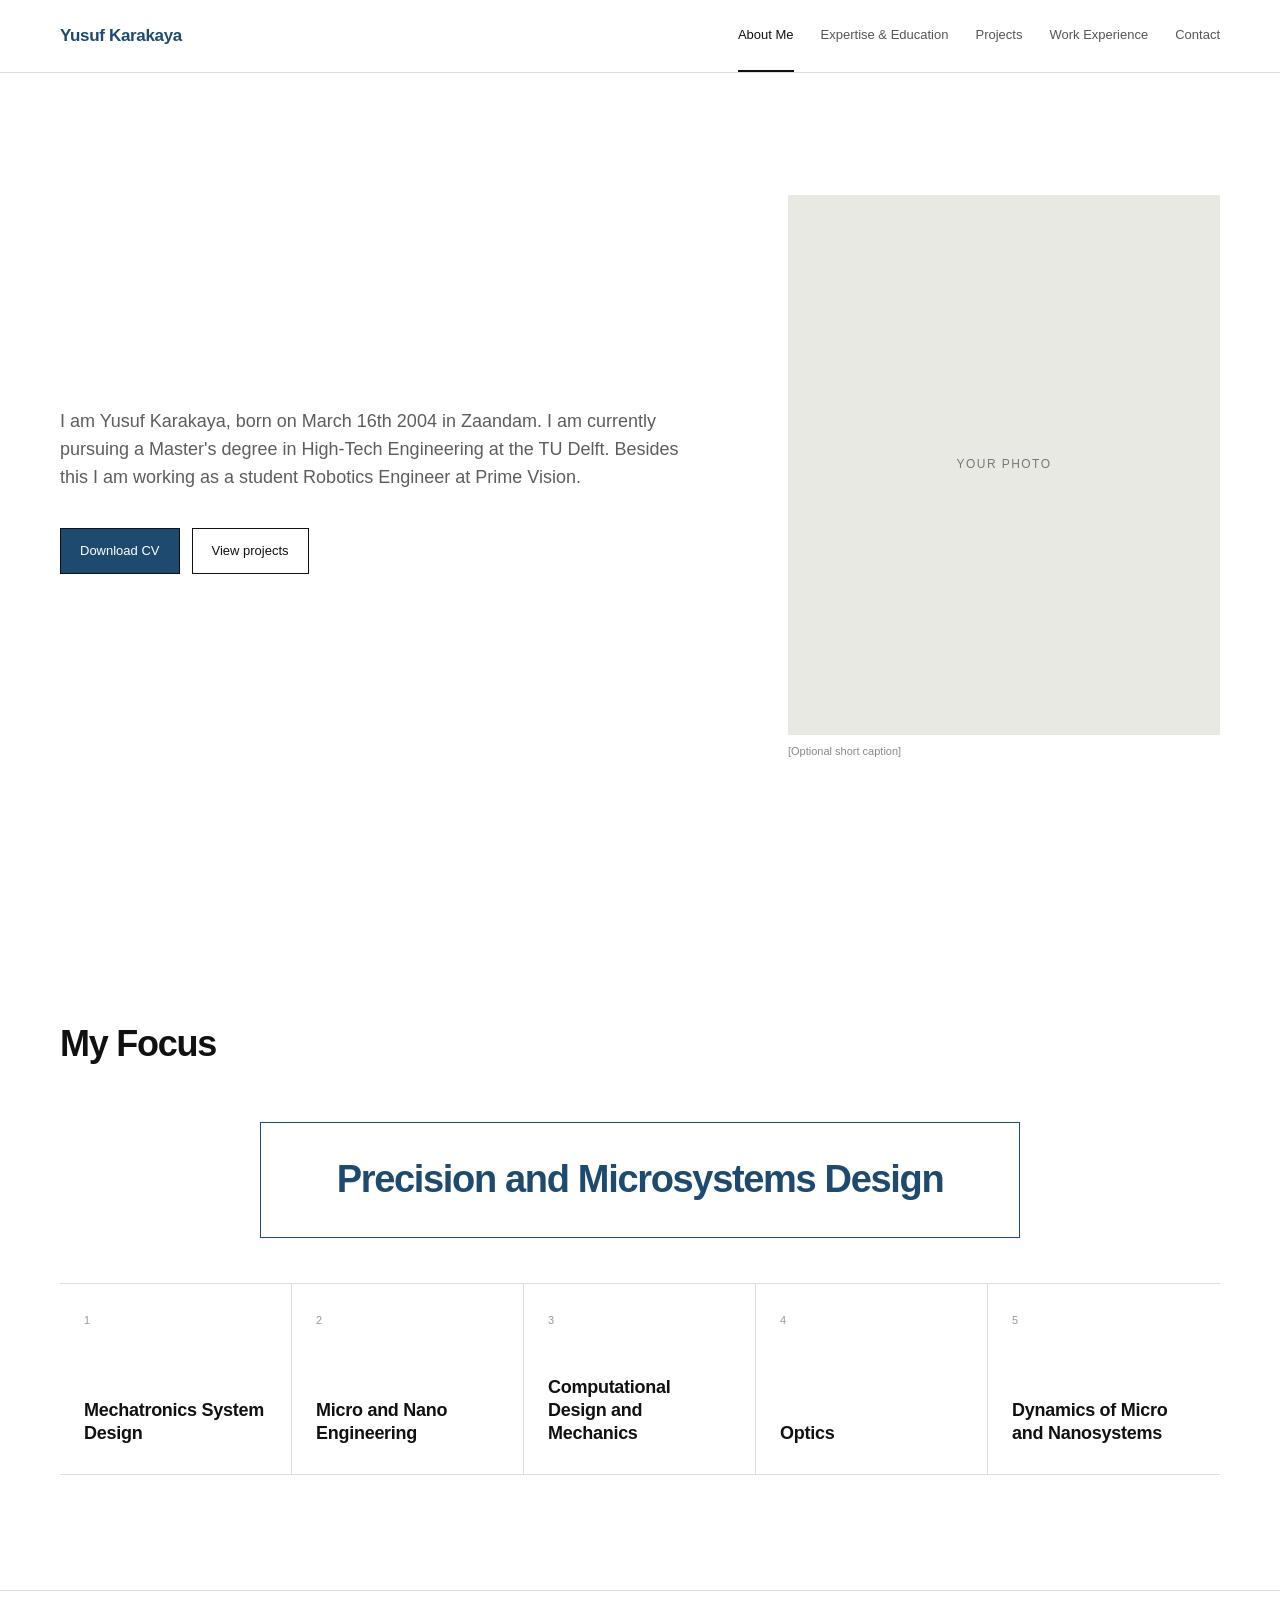
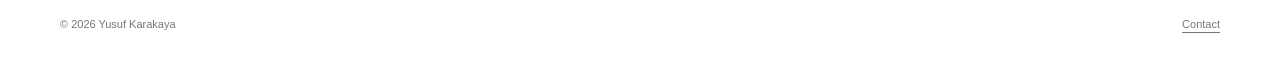
<file: index.html>
<!DOCTYPE html>
<html lang="en">
<head>
  <meta charset="UTF-8">
  <meta name="viewport" content="width=device-width, initial-scale=1.0">
  <meta name="description" content="Yusuf Karakaya — Mechanical Engineering MSc, High-Tech and Precision Engineering portfolio.">
  <title>Yusuf Karakaya | High-Tech & Precision Engineering</title>
  <link rel="stylesheet" href="style.css">
</head>
<body>
<header class="site-header">
  <div class="container nav">
    <a class="logo" href="index.html">Yusuf Karakaya</a>
    <button class="menu-toggle" aria-label="Open menu">☰</button>
    <nav class="nav-links">
      <a class="active" href="index.html">About Me</a>
      <a href="expertise.html">Expertise & Education</a>
      <a href="projects.html">Projects</a>
      <a href="experience.html">Work Experience</a>
      <a href="contact.html">Contact</a>
    </nav>
  </div>
</header>

<main>
  <section class="hero container">
    <div class="hero-copy">
      <!-- <p class="eyebrow">MECHANICAL ENGINEERING · HIGH-TECH ENGINEERING</p> -->
      <!-- <h1>Designing precision machines for high-tech systems.</h1> -->
      <p class="lead">I am Yusuf Karakaya, born on March 16th 2004 in Zaandam. 
        I am currently pursuing a Master's degree in High-Tech Engineering at the TU Delft. Besides this I am working as a student Robotics Engineer at Prime Vision.</p>
      <div class="actions">
        <a class="button button-dark" href="assets/cv.pdf" target="_blank">Download CV</a>
        <a class="button button-light" href="projects.html">View projects</a>
      </div>
    </div>
    <div class="hero-photo">
      <div class="photo-placeholder">YOUR PHOTO</div>
      <p class="caption">[Optional short caption]</p>
    </div>
  </section>

  <!-- <section class="intro-strip">
    <div class="container intro-grid">
      <div><span class="number">01</span><h2>About Me</h2></div>
      <p>[2–4 sentences about what you do, what you enjoy engineering, and the type of internship/job you are looking for.]</p>
    </div>
  </section> -->

<section class="container focus-section">
  <div class="section-heading">
    <!-- <span class="number">02</span> -->
    <h2>My Focus</h2>
  </div>

  <div class="focus-main">
    <div class="focus-title-box">
      <h3>Precision and Microsystems Design</h3>
    </div>

    <div class="focus-grid">
      <article><h3>Mechatronics System Design</h3></article>
      <article><h3>Micro and Nano Engineering</h3></article>
      <article><h3>Computational Design and Mechanics</h3></article>
      <article><h3>Optics</h3></article>
      <article><h3>Dynamics of Micro and Nanosystems</h3></article>
    </div>
  </div>
</section>

<footer><div class="container footer-inner"><span>© 2026 Yusuf Karakaya</span><a href="contact.html">Contact</a></div></footer>
<script src="script.js"></script>
</body>
</html>
</file>
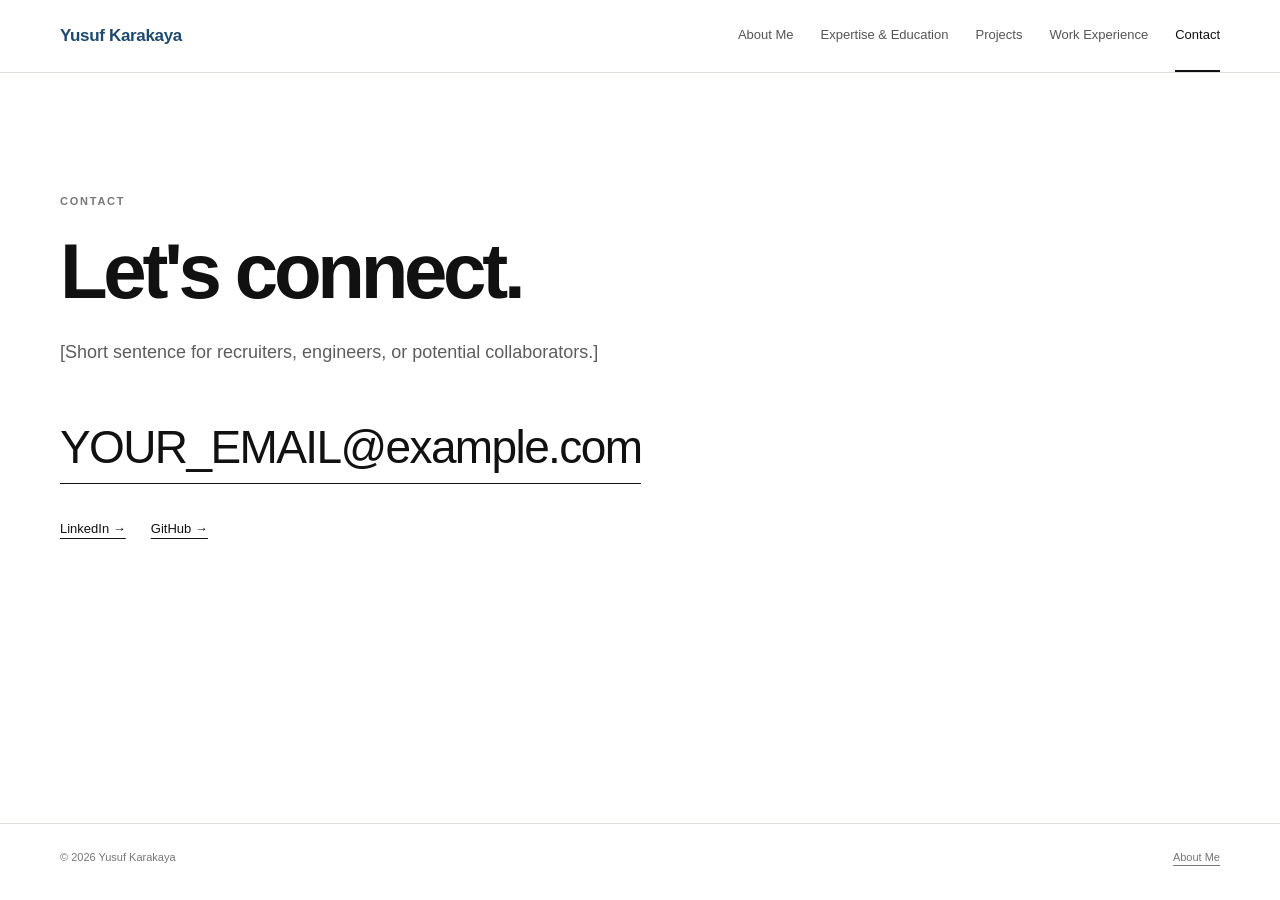
<file: contact.html>
<!DOCTYPE html>
<html lang="en">
<head>
  <meta charset="UTF-8"><meta name="viewport" content="width=device-width, initial-scale=1.0">
  <meta name="description" content="Contact Yusuf Karakaya.">
  <title>Contact | Yusuf Karakaya</title><link rel="stylesheet" href="style.css">
</head>
<body>
<header class="site-header"><div class="container nav"><a class="logo" href="index.html">Yusuf Karakaya</a><button class="menu-toggle" aria-label="Open menu">☰</button><nav class="nav-links"><a href="index.html">About Me</a><a href="expertise.html">Expertise & Education</a><a href="projects.html">Projects</a><a href="experience.html">Work Experience</a><a class="active" href="contact.html">Contact</a></nav></div></header>
<main>
<section class="contact-page container"><p class="eyebrow">CONTACT</p><h1>Let's connect.</h1><p class="lead">[Short sentence for recruiters, engineers, or potential collaborators.]</p><a class="email-link" href="mailto:YOUR_EMAIL@example.com">YOUR_EMAIL@example.com</a><div class="contact-secondary"><a href="#">LinkedIn →</a><a href="#">GitHub →</a></div></section>
</main>
<footer><div class="container footer-inner"><span>© 2026 Yusuf Karakaya</span><a href="index.html">About Me</a></div></footer>
<script src="script.js"></script>
</body>
</html>
</file>
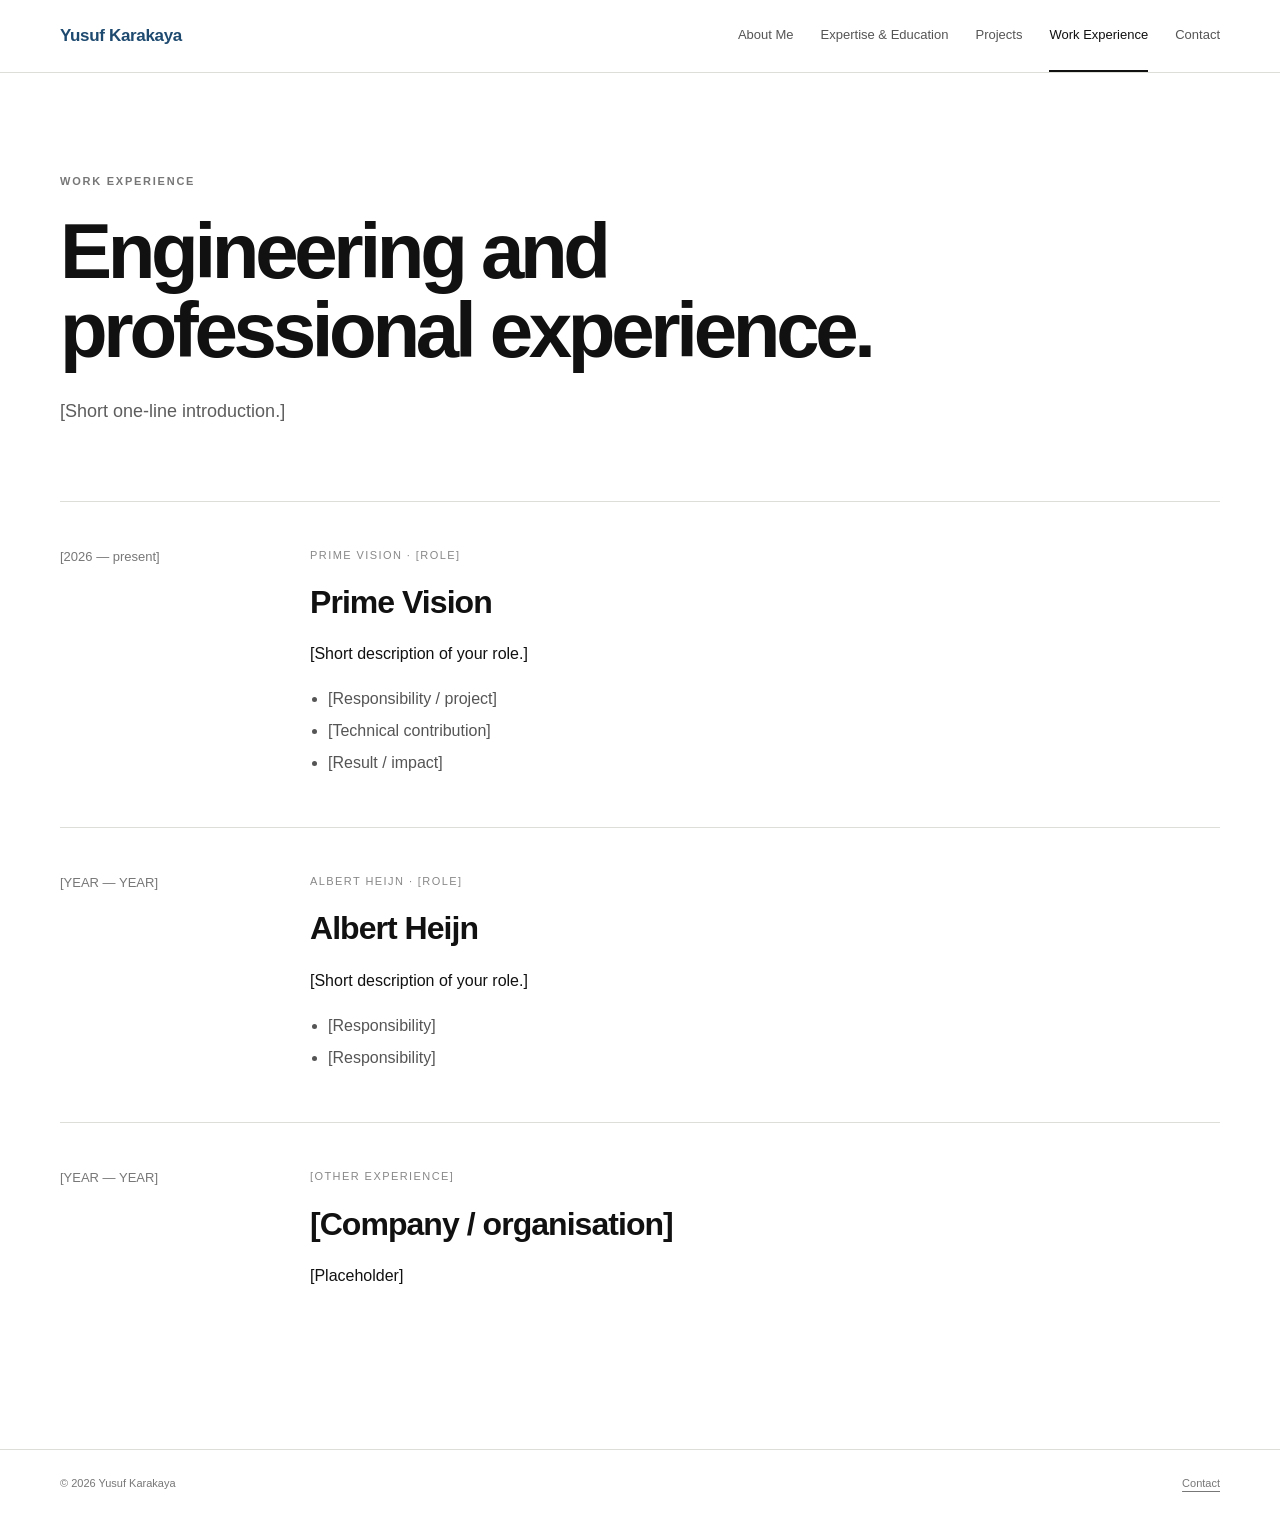
<file: experience.html>
<!DOCTYPE html>
<html lang="en">
<head>
  <meta charset="UTF-8"><meta name="viewport" content="width=device-width, initial-scale=1.0">
  <meta name="description" content="Work experience of Yusuf Karakaya.">
  <title>Work Experience | Yusuf Karakaya</title><link rel="stylesheet" href="style.css">
</head>
<body>
<header class="site-header"><div class="container nav"><a class="logo" href="index.html">Yusuf Karakaya</a><button class="menu-toggle" aria-label="Open menu">☰</button><nav class="nav-links"><a href="index.html">About Me</a><a href="expertise.html">Expertise & Education</a><a href="projects.html">Projects</a><a class="active" href="experience.html">Work Experience</a><a href="contact.html">Contact</a></nav></div></header>
<main>
<section class="page-hero container"><p class="eyebrow">WORK EXPERIENCE</p><h1>Engineering and professional experience.</h1><p class="lead">[Short one-line introduction.]</p></section>
<section class="container timeline">
  <article class="experience-item"><div class="experience-date">[2026 — present]</div><div><p class="project-meta">PRIME VISION · [ROLE]</p><h2>Prime Vision</h2><p>[Short description of your role.]</p><ul><li>[Responsibility / project]</li><li>[Technical contribution]</li><li>[Result / impact]</li></ul></div></article>
  <article class="experience-item"><div class="experience-date">[YEAR — YEAR]</div><div><p class="project-meta">ALBERT HEIJN · [ROLE]</p><h2>Albert Heijn</h2><p>[Short description of your role.]</p><ul><li>[Responsibility]</li><li>[Responsibility]</li></ul></div></article>
  <article class="experience-item"><div class="experience-date">[YEAR — YEAR]</div><div><p class="project-meta">[OTHER EXPERIENCE]</p><h2>[Company / organisation]</h2><p>[Placeholder]</p></div></article>
</section>
</main>
<footer><div class="container footer-inner"><span>© 2026 Yusuf Karakaya</span><a href="contact.html">Contact</a></div></footer>
<script src="script.js"></script>
</body>
</html>
</file>
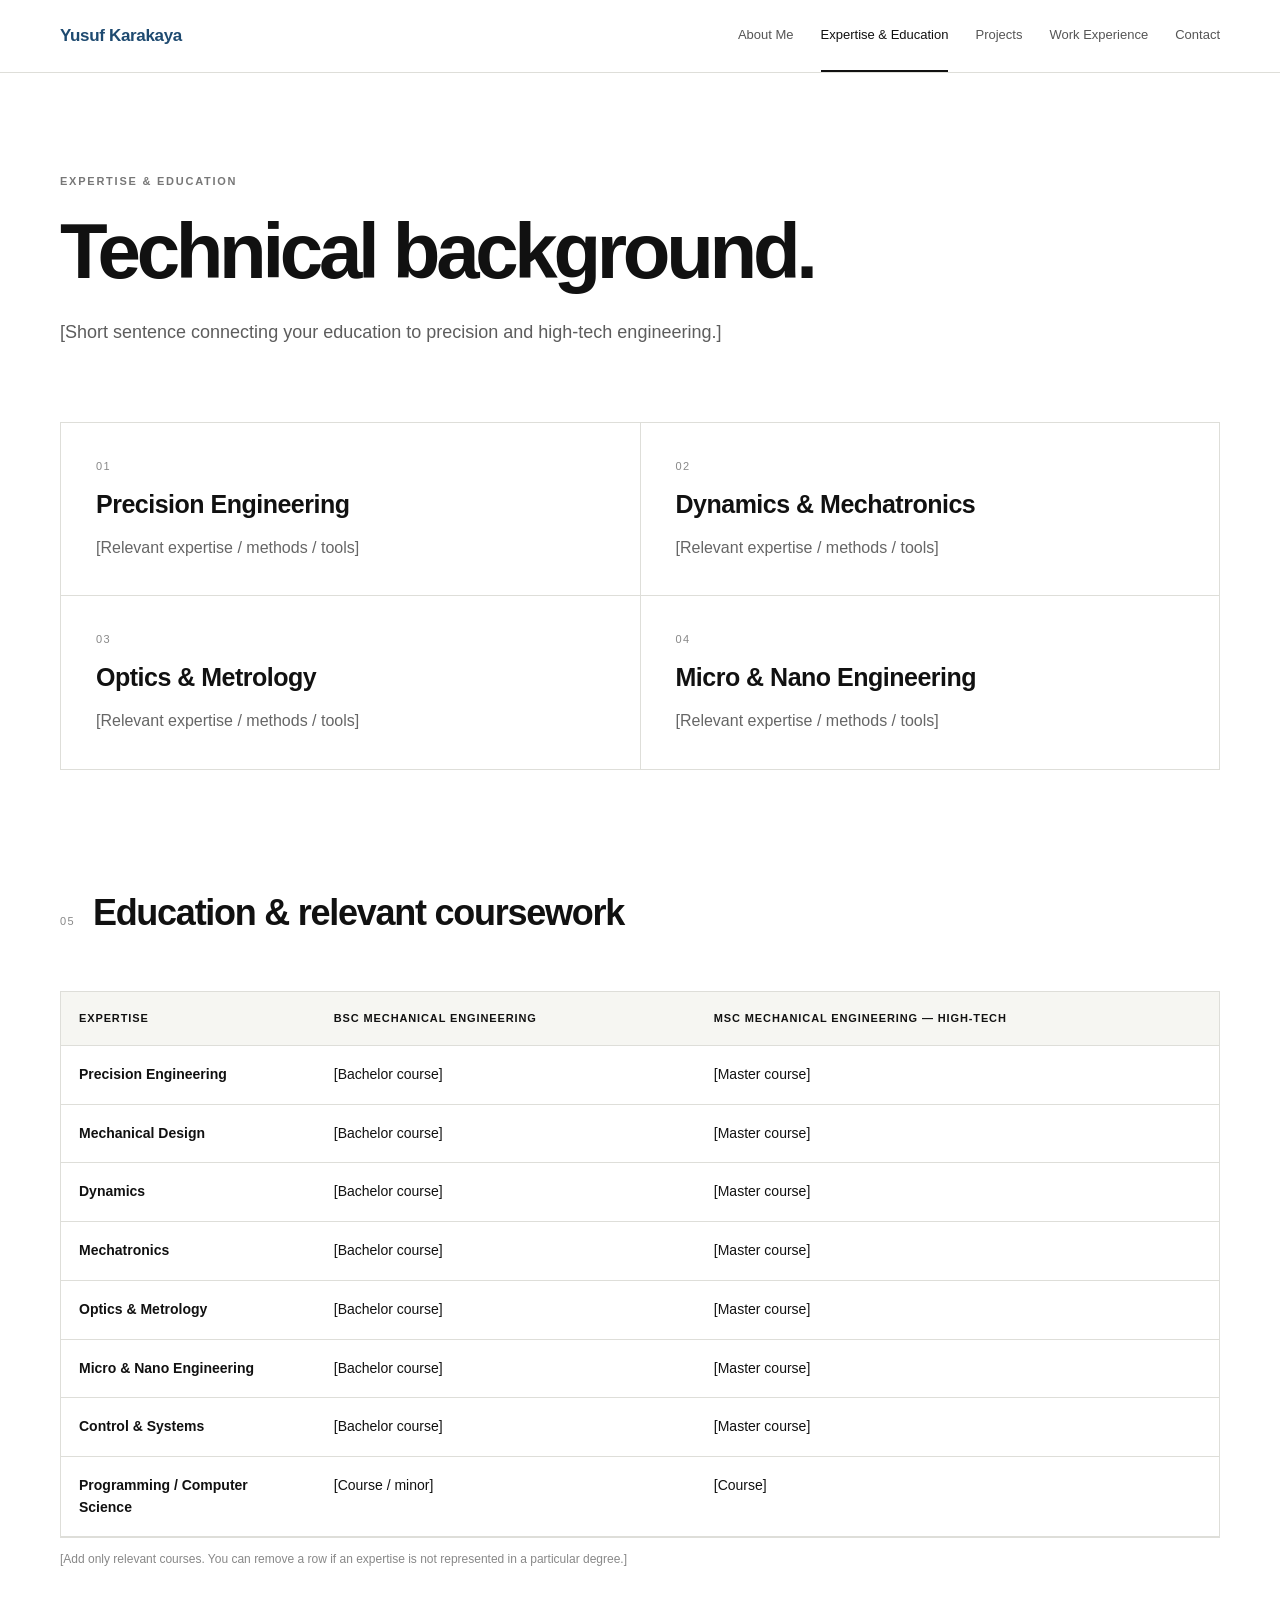
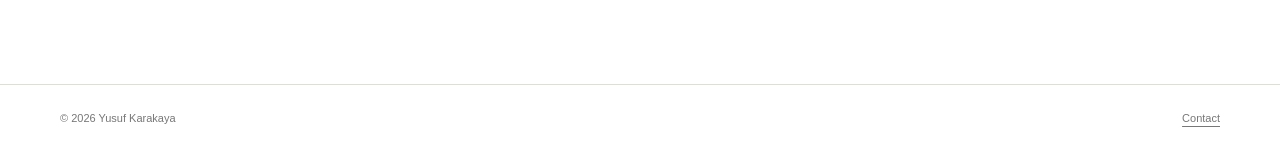
<file: expertise.html>
<!DOCTYPE html>
<html lang="en">
<head>
  <meta charset="UTF-8"><meta name="viewport" content="width=device-width, initial-scale=1.0">
  <meta name="description" content="Yusuf Karakaya — expertise and education.">
  <title>Expertise & Education | Yusuf Karakaya</title><link rel="stylesheet" href="style.css">
</head>
<body>
<header class="site-header"><div class="container nav"><a class="logo" href="index.html">Yusuf Karakaya</a><button class="menu-toggle" aria-label="Open menu">☰</button><nav class="nav-links"><a href="index.html">About Me</a><a class="active" href="expertise.html">Expertise & Education</a><a href="projects.html">Projects</a><a href="experience.html">Work Experience</a><a href="contact.html">Contact</a></nav></div></header>
<main>
<section class="page-hero container"><p class="eyebrow">EXPERTISE & EDUCATION</p><h1>Technical background.</h1><p class="lead">[Short sentence connecting your education to precision and high-tech engineering.]</p></section>
<section class="container expertise-section">
  <div class="expertise-grid">
    <article><span class="number">01</span><h2>Precision Engineering</h2><p>[Relevant expertise / methods / tools]</p></article>
    <article><span class="number">02</span><h2>Dynamics & Mechatronics</h2><p>[Relevant expertise / methods / tools]</p></article>
    <article><span class="number">03</span><h2>Optics & Metrology</h2><p>[Relevant expertise / methods / tools]</p></article>
    <article><span class="number">04</span><h2>Micro & Nano Engineering</h2><p>[Relevant expertise / methods / tools]</p></article>
  </div>
</section>
<section class="container education-section">
  <div class="section-heading"><span class="number">05</span><h2>Education & relevant coursework</h2></div>
  <div class="table-wrap">
    <table>
      <thead><tr><th>Expertise</th><th>BSc Mechanical Engineering</th><th>MSc Mechanical Engineering — High-Tech</th></tr></thead>
      <tbody>
        <tr><td>Precision Engineering</td><td>[Bachelor course]</td><td>[Master course]</td></tr>
        <tr><td>Mechanical Design</td><td>[Bachelor course]</td><td>[Master course]</td></tr>
        <tr><td>Dynamics</td><td>[Bachelor course]</td><td>[Master course]</td></tr>
        <tr><td>Mechatronics</td><td>[Bachelor course]</td><td>[Master course]</td></tr>
        <tr><td>Optics & Metrology</td><td>[Bachelor course]</td><td>[Master course]</td></tr>
        <tr><td>Micro & Nano Engineering</td><td>[Bachelor course]</td><td>[Master course]</td></tr>
        <tr><td>Control & Systems</td><td>[Bachelor course]</td><td>[Master course]</td></tr>
        <tr><td>Programming / Computer Science</td><td>[Course / minor]</td><td>[Course]</td></tr>
      </tbody>
    </table>
  </div>
  <p class="small-note">[Add only relevant courses. You can remove a row if an expertise is not represented in a particular degree.]</p>
</section>
</main>
<footer><div class="container footer-inner"><span>© 2026 Yusuf Karakaya</span><a href="contact.html">Contact</a></div></footer>
<script src="script.js"></script>
</body>
</html>
</file>
<file: style.css>
:root{
  --ink:#111;
  --muted:#6b6b6b;
  --line:#deded9;
  --paper:#f6f6f2;
  --max:1160px;
  --pad:clamp(70px,9vw,125px)
}

*{
  box-sizing:border-box;
  margin:0;
  padding:0
}

html{
  scroll-behavior:smooth
}

body{
  font-family:Inter,-apple-system,BlinkMacSystemFont,"Segoe UI",Arial,sans-serif;
  color:var(--ink);
  background:#fff;
  line-height:1.55
}

a{
  color:inherit;
  text-decoration:none
}

img,video{
  display:block;
  max-width:100%
}

.container{
  width:min(calc(100% - 40px),var(--max));
  margin:auto
}

.site-header{
  position:sticky;
  top:0;
  z-index:20;
  background:rgba(255,255,255,.94);
  backdrop-filter:blur(12px);
  border-bottom:1px solid var(--line)
}

.nav{
  min-height:72px;
  display:flex;
  align-items:center;
  gap:36px
}

.logo{
  font-size:17px;
  font-weight:750;
  color:#1E4A70;
  letter-spacing:-.02em;
  white-space:nowrap
}

.nav-links{
  display:flex;
  gap:27px;
  margin-left:auto
}

.nav-links a{
  font-size:13px;
  color:#555;
  padding:25px 0;
  border-bottom:2px solid transparent
}

.nav-links a:hover,
.nav-links a.active{
  color:#111;
  border-bottom-color:#111
}

.menu-toggle{
  display:none;
  border:0;
  background:none;
  font-size:24px
}

.hero{
  min-height:calc(100vh - 72px);
  display:grid;
  grid-template-columns:1.2fr .8fr;
  gap:80px;
  align-items:center;
  padding-top:50px;
  padding-bottom:70px
}

.eyebrow{
  font-size:11px;
  letter-spacing:.16em;
  font-weight:750;
  color:#777;
  margin-bottom:22px
}

.hero h1,
.page-hero h1,
.contact-page h1{
  font-size:clamp(46px,6.2vw,78px);
  line-height:1.01;
  letter-spacing:-.055em;
  max-width:900px
}

.lead{
  font-size:18px;
  color:#5d5d5d;
  max-width:690px;
  margin-top:28px
}

.actions{
  display:flex;
  gap:12px;
  margin-top:36px
}

.button{
  display:inline-block;
  padding:12px 19px;
  border:1px solid #111;
  font-size:13px
}

.button-dark{
  background:#1E4A70;
  color:#fff
}

.button-light{
  background:#fff
}

.hero-photo{
  align-self:stretch;
  display:flex;
  flex-direction:column;
  justify-content:center
}

.photo-placeholder{
  aspect-ratio:4/5;
  background:#e9e9e4;
  display:grid;
  place-items:center;
  color:#777;
  font-size:12px;
  letter-spacing:.12em
}

.caption{
  font-size:11px;
  color:#888;
  margin-top:8px
}

.intro-strip{
  background:#111;
  color:#fff;
  padding:55px 0
}

.intro-grid{
  display:grid;
  grid-template-columns:.7fr 1.3fr;
  gap:70px;
  align-items:start
}

.intro-grid h2,
.section-heading h2{
  font-size:36px;
  letter-spacing:-.035em
}

.intro-grid p{
  color:#bbb;
  max-width:650px
}

.number{
  font-size:11px;
  color:#888;
  letter-spacing:.12em;
  display:block;
  margin-bottom:10px
}

.focus-section{
  padding:var(--pad) 0
}

.section-heading{
  display:flex;
  gap:18px;
  align-items:baseline;
  margin-bottom:50px
}


/* =========================
   FOCUS SECTION
   ========================= */

.focus-main{
  margin-top:40px
}

.focus-title-box{
  max-width:760px;
  margin:0 auto 45px;
  padding:35px 40px;
  border:1px solid #1E4A70;
  text-align:center
}

.focus-title-box h3{
  margin:0;
  font-size:clamp(26px,3vw,38px);
  line-height:1.15;
  letter-spacing:-.035em;
  font-weight:650;
  color:#1E4A70
}

.focus-grid{
  display:grid;
  grid-template-columns:repeat(5,1fr);
  border-top:1px solid var(--line);
  border-bottom:1px solid var(--line);
  counter-reset:focus
}

.focus-grid article{
  min-height:190px;
  padding:28px 24px;
  display:flex;
  flex-direction:column;
  justify-content:space-between;
  border-right:1px solid var(--line);
  transition:background .2s ease,color .2s ease
}

.focus-grid article:last-child{
  border-right:none
}

.focus-grid article::before{
  content:counter(focus);
  counter-increment:focus;
  font-size:11px;
  color:#999;
  letter-spacing:.12em
}

.focus-grid h3{
  margin:35px 0 0;
  font-size:18px;
  line-height:1.3;
  font-weight:550;
  letter-spacing:-.015em
}

.focus-grid article:hover{
  background:#1E4A70;
  color:#fff
}

.focus-grid article:hover::before{
  color:rgba(255,255,255,.6)
}


/* =========================
   OTHER SECTIONS
   ========================= */

.focus-grid p{
  font-size:14px;
  color:#666
}

.page-hero{
  padding:100px 0 75px
}

.expertise-section{
  padding-bottom:var(--pad)
}

.expertise-grid{
  display:grid;
  grid-template-columns:repeat(2,1fr);
  gap:1px;
  background:var(--line);
  border:1px solid var(--line)
}

.expertise-grid article{
  background:#fff;
  padding:35px
}

.expertise-grid h2{
  font-size:25px;
  letter-spacing:-.02em;
  margin-bottom:12px
}

.expertise-grid p{
  color:#666
}

.education-section{
  padding:0 0 var(--pad)
}

.table-wrap{
  overflow-x:auto;
  border:1px solid var(--line)
}

table{
  width:100%;
  border-collapse:collapse;
  min-width:760px
}

th,
td{
  text-align:left;
  padding:18px;
  border-bottom:1px solid var(--line);
  vertical-align:top;
  font-size:14px
}

th{
  font-size:11px;
  text-transform:uppercase;
  letter-spacing:.08em;
  background:var(--paper)
}

td:first-child{
  font-weight:650;
  width:22%
}

.small-note{
  font-size:12px;
  color:#888;
  margin-top:12px
}

.projects-list{
  padding-bottom:var(--pad)
}

.project-card{
  display:grid;
  grid-template-columns:1fr 1fr;
  gap:55px;
  padding:60px 0;
  border-top:1px solid var(--line)
}

.project-media {
  background: #fff;
  display: flex;
  align-items: center;
  justify-content: center;
  min-height: 0;
  height: center;
}

.project-media img {
  width: 92%;
  height: auto;
  object-fit: contain;
  display: block;
}

.media-placeholder {
  min-height: 0;
  width: 100%;
  display: flex;
  align-items: center;
  justify-content: center;
  background: #fff;
  color: #888;
  font-size: 11px;
  letter-spacing: .12em;
  padding: 0;
  text-align: center;
}

.media-grid{
  display:grid;
  grid-template-columns:1fr 1fr;
  gap:1px;
  background:#fff
}

.media-grid .media-placeholder{
  min-height:165px;
  background:var(--paper)
}

.project-meta{
  font-size:11px;
  color:#888;
  letter-spacing:.13em;
  margin-bottom:14px
}

.project-body h2{
  font-size:34px;
  line-height:1.1;
  letter-spacing:-.035em;
  margin-bottom:17px
}

.project-body>p:not(.project-meta){
  color:#666;
  max-width:580px
}

.project-tags {
  display: grid;
  grid-template-columns: repeat(2, minmax(0, 1fr));
  gap: 10px;
  margin-top: 28px;
  max-width: 520px;
}

.project-tags span {
  display: flex;
  align-items: center;
  min-height: 52px;
  padding: 12px 16px;
  background: #f6f6f2;
  border: 1px solid #deded9;
  font-size: 12px;
  font-weight: 600;
  color: #333;
  letter-spacing: .01em;
  transition: all .2s ease;
}

.project-tags span:hover {
  background: #eef3f6;
  border-color: #3B6F95;
  color: #3B6F95;
}

.project-links{
  display:flex;
  gap:24px;
  margin-top:28px;
  font-size:13px
}

.project-links a{
  text-decoration:underline;
  text-underline-offset:4px
}

.project-template{
  padding-bottom:var(--pad)
}

.template-grid{
  display:grid;
  grid-template-columns:repeat(3,1fr);
  border-top:1px solid var(--line)
}

.template-grid>div{
  padding:28px 25px 0 0
}

.template-grid h3{
  font-size:16px;
  margin-bottom:8px
}

.template-grid p{
  font-size:13px;
  color:#666
}

.timeline{
  padding-bottom:var(--pad)
}

.experience-item{
  display:grid;
  grid-template-columns:190px 1fr;
  gap:60px;
  border-top:1px solid var(--line);
  padding:45px 0
}

.experience-date{
  font-size:13px;
  color:#777
}

.experience-item h2{
  font-size:32px;
  letter-spacing:-.03em;
  margin-bottom:15px
}

.experience-item ul{
  margin:20px 0 0 18px;
  color:#555
}

.experience-item li{
  margin:7px 0
}

.contact-page{
  min-height:calc(100vh - 150px);
  padding:120px 0 100px
}

.email-link{
  display:inline-block;
  margin-top:45px;
  font-size:clamp(25px,4vw,46px);
  letter-spacing:-.035em;
  border-bottom:1px solid #111
}

.contact-secondary{
  display:flex;
  gap:25px;
  margin-top:35px;
  font-size:13px
}

.contact-secondary a{
  text-decoration:underline;
  text-underline-offset:5px
}

footer{
  border-top:1px solid var(--line);
  padding:25px 0
}

.footer-inner{
  display:flex;
  justify-content:space-between;
  font-size:11px;
  color:#777
}

.footer-inner a{
  text-decoration:underline;
  text-underline-offset:4px
}


/* =========================
   TABLET
   ========================= */

@media(max-width:850px){

  .nav{
    min-height:64px
  }

  .menu-toggle{
    display:block;
    margin-left:auto
  }

  .nav-links{
    display:none;
    position:absolute;
    left:0;
    right:0;
    top:64px;
    background:#fff;
    border-bottom:1px solid var(--line);
    padding:10px 20px;
    flex-direction:column;
    gap:0
  }

  .nav-links.open{
    display:flex
  }

  .nav-links a{
    padding:13px 0
  }

  .hero{
    grid-template-columns:1fr;
    gap:45px;
    min-height:auto;
    padding-top:75px
  }

  .hero-photo{
    order:-1
  }

  .hero-photo .photo-placeholder{
    aspect-ratio:16/9
  }

  .intro-grid{
    grid-template-columns:1fr;
    gap:25px
  }

  .focus-grid,
  .expertise-grid,
  .template-grid{
    grid-template-columns:1fr 1fr
  }

  .project-card{
    grid-template-columns:1fr;
    gap:30px
  }

  .experience-item{
    grid-template-columns:1fr;
    gap:10px
  }

  .page-hero{
    padding-top:75px
  }

  .contact-page{
    padding-top:90px
  }

  .focus-grid article{
    min-height:160px
  }

  .focus-grid article:nth-child(even){
    border-right:none
  }

  .project-tags {
    grid-template-columns: 1fr;
  }

  .focus-grid article:nth-child(odd){
    border-right:1px solid var(--line)
  }
}


/* =========================
   MOBILE
   ========================= */

@media(max-width:560px){

  .container{
    width:min(calc(100% - 28px),var(--max))
  }

  .hero h1,
  .page-hero h1,
  .contact-page h1{
    font-size:45px
  }

  .focus-grid,
  .expertise-grid,
  .template-grid{
    grid-template-columns:1fr
  }

  .hero-photo .photo-placeholder{
    aspect-ratio:4/3
  }

  .project-body h2{
    font-size:28px
  }

  .footer-inner{
    flex-direction:column;
    gap:5px
  }

  .focus-grid article{
    min-height:130px;
    border-right:none
  }
}
</file>
